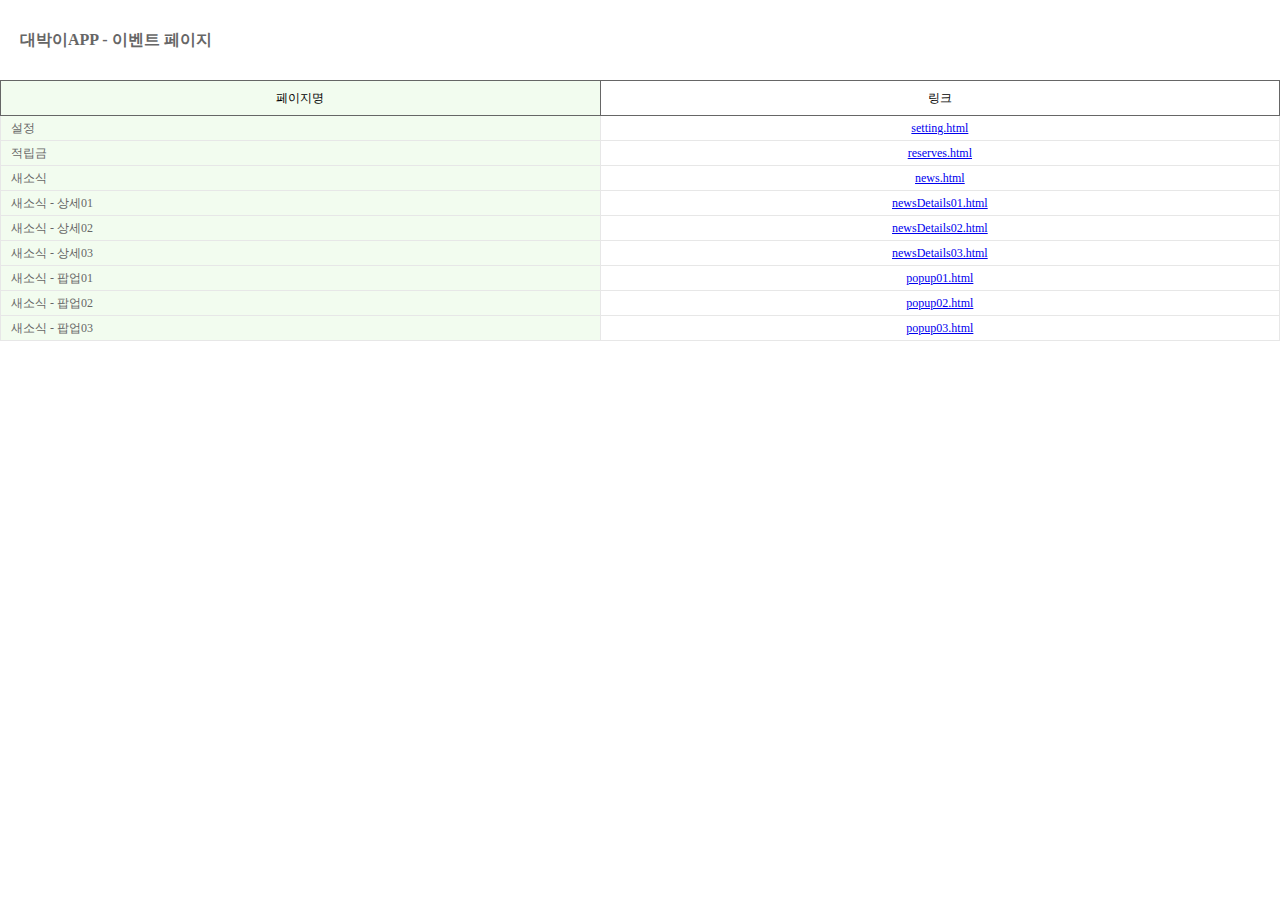
<file: index.html>
<!DOCTYPE html>
<html lang="ko">
<head>
    <meta charset="UTF-8">
    <meta http-equiv="X-UA-Compatible" content="IE=edge">
    <meta name="viewport" content="width=device-width, initial-scale=1.0 ,maximum-scale=1.0, user-scalable=0">
    <!-- Iphone 모바일 확대 방지  maximum-scale=1.0, user-scalable=0-->
    <title>대박이APP</title>
    <!-- <link rel="stylesheet" href="css/import.css"> -->
    <!-- <script src="https://code.jquery.com/jquery-3.7.0.min.js" integrity="sha256-2Pmvv0kuTBOenSvLm6bvfBSSHrUJ+3A7x6P5Ebd07/g=" crossorigin="anonymous"></script>
    <script src="js/common.js"></script> -->
    <style>
        *{margin: 0; padding: 0; font-family: dotum,"돋움";}
        h1 { padding-inline: 20px; margin:0; font-size:16px; line-height:80px; color:#666666;}
        table{width: 100%; border-collapse: collapse;
            & tr > *{font-size: 12px;}
            & tr > *:first-child{background-color: #f2fcef;}
            & thead tr th{height:24px;padding:5px 10px; font-weight:normal; border:1px solid #666666; white-space:nowrap;}
            & tbody tr td{color: #666; height: 24px; padding-inline: 10px; border: 1px solid #e7e7e7;
                & a{display: block; text-align: center;}
            }
        }
    </style>
</head>
<body>
    <h1>대박이APP - 이벤트 페이지</h1>
    <table>
        <thead>
            <tr>
                <th>페이지명</th>
                <th>링크</th>
            </tr>
        </thead>
        <tbody>
            <tr>
                <td>설정</td>
                <td><a href="setting.html">setting.html</a></td>
            </tr>
            <tr>
                <td>적립금</td>
                <td><a href="reserves.html">reserves.html</a></td>
            </tr>
            <tr>
                <td>새소식</td>
                <td><a href="news.html">news.html</a></td>
            </tr>
            <tr>
                <td>새소식 - 상세01</td>
                <td><a href="newsDetails01.html">newsDetails01.html</a></td>
            </tr>
            <tr>
                <td>새소식 - 상세02</td>
                <td><a href="newsDetails02.html">newsDetails02.html</a></td>
            </tr>
            <tr>
                <td>새소식 - 상세03</td>
                <td><a href="newsDetails03.html">newsDetails03.html</a></td>
            </tr>
            <tr>
                <td>새소식 - 팝업01</td>
                <td><a href="popup01.html">popup01.html</a></td>
            </tr>
            <tr>
                <td>새소식 - 팝업02</td>
                <td><a href="popup02.html">popup02.html</a></td>
            </tr>
            <tr>
                <td>새소식 - 팝업03</td>
                <td><a href="popup03.html">popup03.html</a></td>
            </tr>
        </tbody>
    </table>
</body>
</html>
</file>
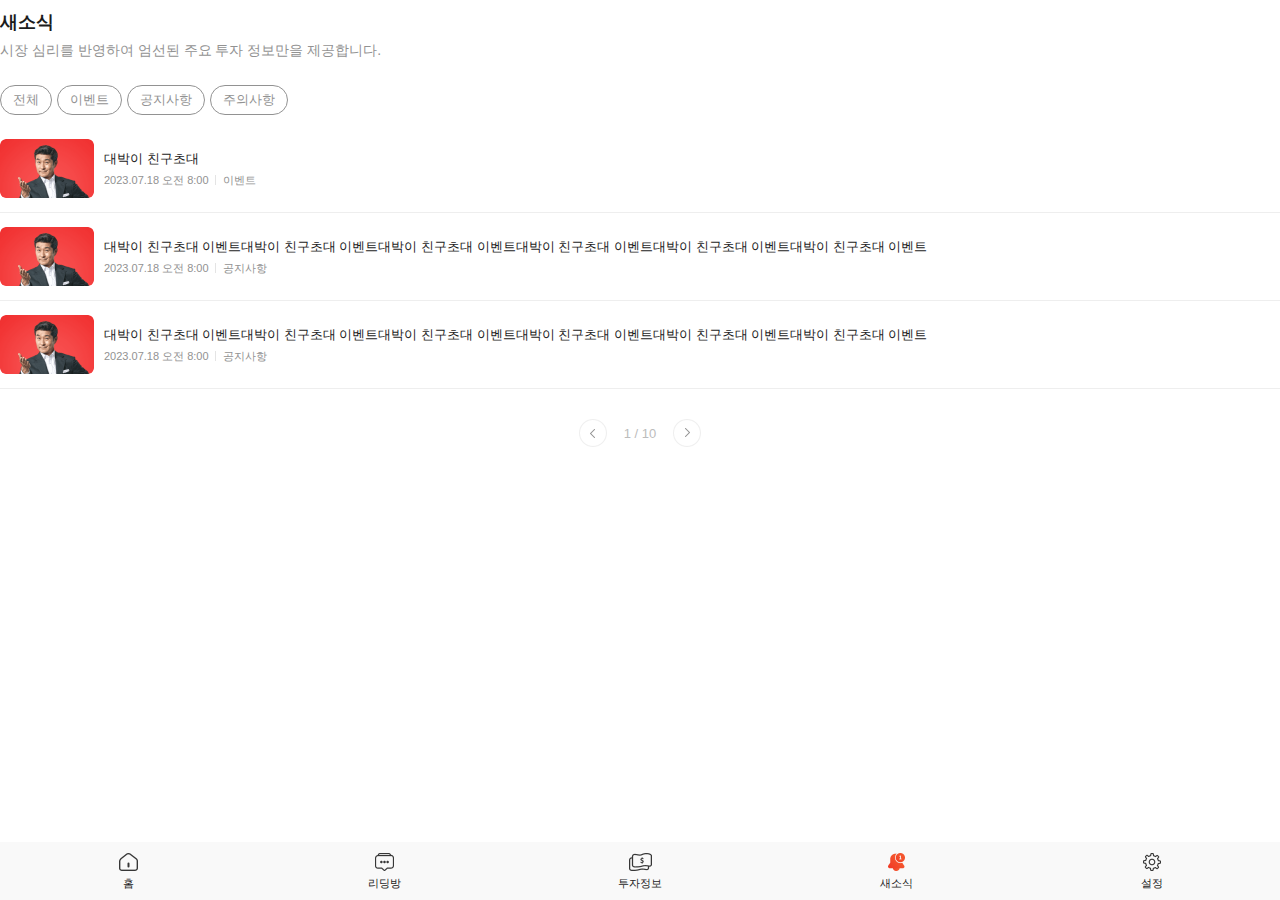
<file: news.html>
<!DOCTYPE html>
<html lang="ko">
<head>
    <meta charset="UTF-8">
    <meta http-equiv="X-UA-Compatible" content="IE=edge">
    <meta name="viewport" content="width=device-width, initial-scale=1.0 ,maximum-scale=1.0, user-scalable=0">
    <!-- Iphone 모바일 확대 방지  maximum-scale=1.0, user-scalable=0-->
    <title>새소식 - 대박이APP</title>
    <link rel="stylesheet" href="css/import.css">
    <script src="https://code.jquery.com/jquery-3.7.0.min.js" integrity="sha256-2Pmvv0kuTBOenSvLm6bvfBSSHrUJ+3A7x6P5Ebd07/g=" crossorigin="anonymous"></script>
    <script src="js/common.js"></script>
</head>
<body>
    <header>
        <h1 class="textHidden">대박이APP</h1>
        <nav>
            <ul>
                <li><a href="index.html">홈</a></li>
                <li><a href="">리딩방</a></li>
                <li><a href="">투자정보</a></li>
                <li class="active"><a href="news.html">새소식</a></li>
                <li><a href="setting.html">설정</a></li>
            </ul>
        </nav>
    </header>
    <section class="newsPage">
        <h2>새소식</h2>
        <p>
            시장 심리를 반영하여 엄선된 주요 투자 정보만을
            제공합니다.
        </p>
        <ul class="tabBtns">
            <li>전체</li>
            <li>이벤트</li>
            <li>공지사항</li>
            <li>주의사항</li>
        </ul>
        <div class="boardBox">
            <ul>
                <li>
                    <a href="newsDetails01.html">
                        <div class="imgArea">
                            <img src="images/test01.png" alt="">
                        </div>
                        <div class="textArea">
                            <strong>대박이 친구초대</strong>
                            <p>
                                <time>2023.07.18  오전 8:00</time>
                                <span>이벤트</span>
                            </p>
                        </div>
                    </a>
                </li>
                <li>
                    <a href="newsDetails02.html">
                        <div class="imgArea">
                            <img src="images/test.png" alt="">
                        </div>
                        <div class="textArea">
                            <strong>대박이 친구초대 이벤트대박이 친구초대 이벤트대박이 친구초대 이벤트대박이 친구초대 이벤트대박이 친구초대 이벤트대박이 친구초대 이벤트</strong>
                            <p>
                                <time>2023.07.18  오전 8:00</time>
                                <span>공지사항</span>
                            </p>
                        </div>
                    </a>
                </li>
                <li>
                    <a href="newsDetails03.html">
                        <div class="imgArea">
                            <img src="images/test.png" alt="">
                        </div>
                        <div class="textArea">
                            <strong>대박이 친구초대 이벤트대박이 친구초대 이벤트대박이 친구초대 이벤트대박이 친구초대 이벤트대박이 친구초대 이벤트대박이 친구초대 이벤트</strong>
                            <p>
                                <time>2023.07.18  오전 8:00</time>
                                <span>공지사항</span>
                            </p>
                        </div>
                    </a>
                </li>
            </ul>
        </div>
        <div class="pagerBox">
            <a href="" class="imgBox">이전</a>
            <p><b>1</b> / 10</p>
            <a href="" class="imgBox">다음</a>
        </div>
    </section>
</body>
</html>
</file>
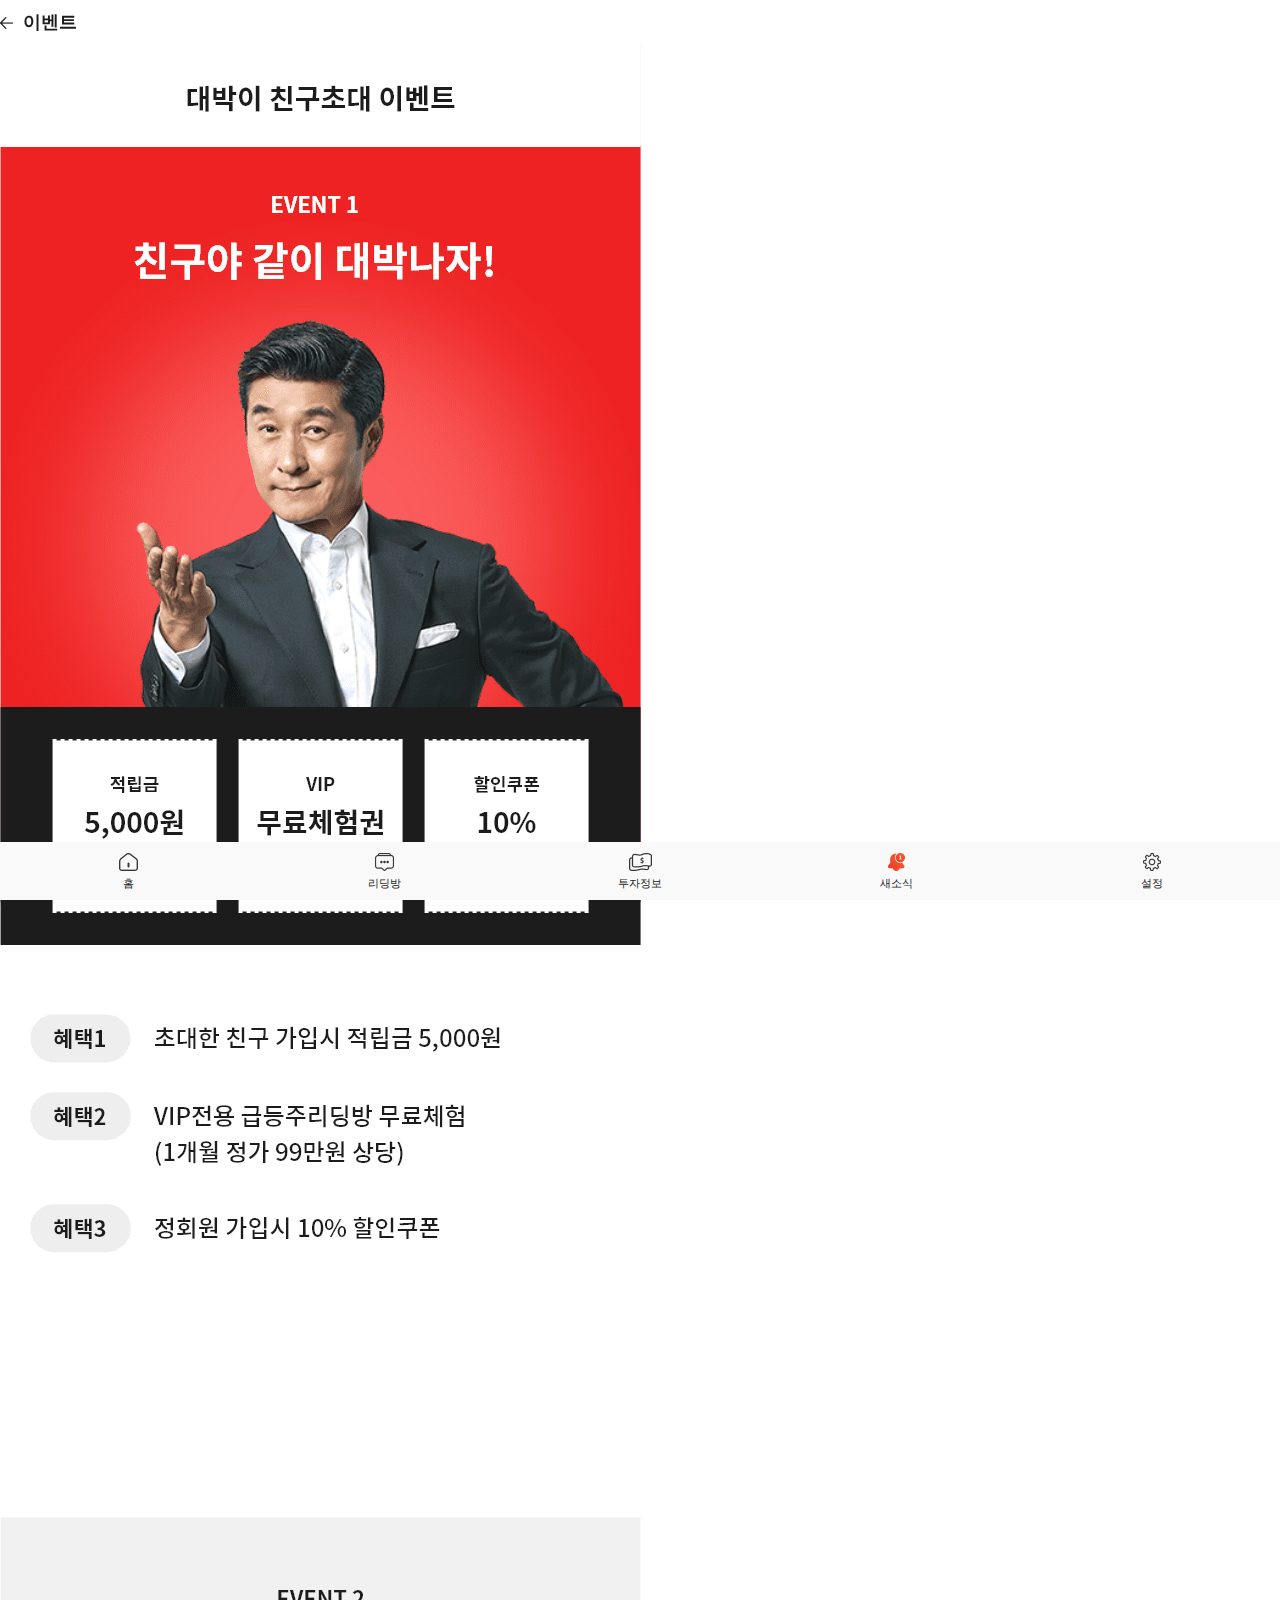
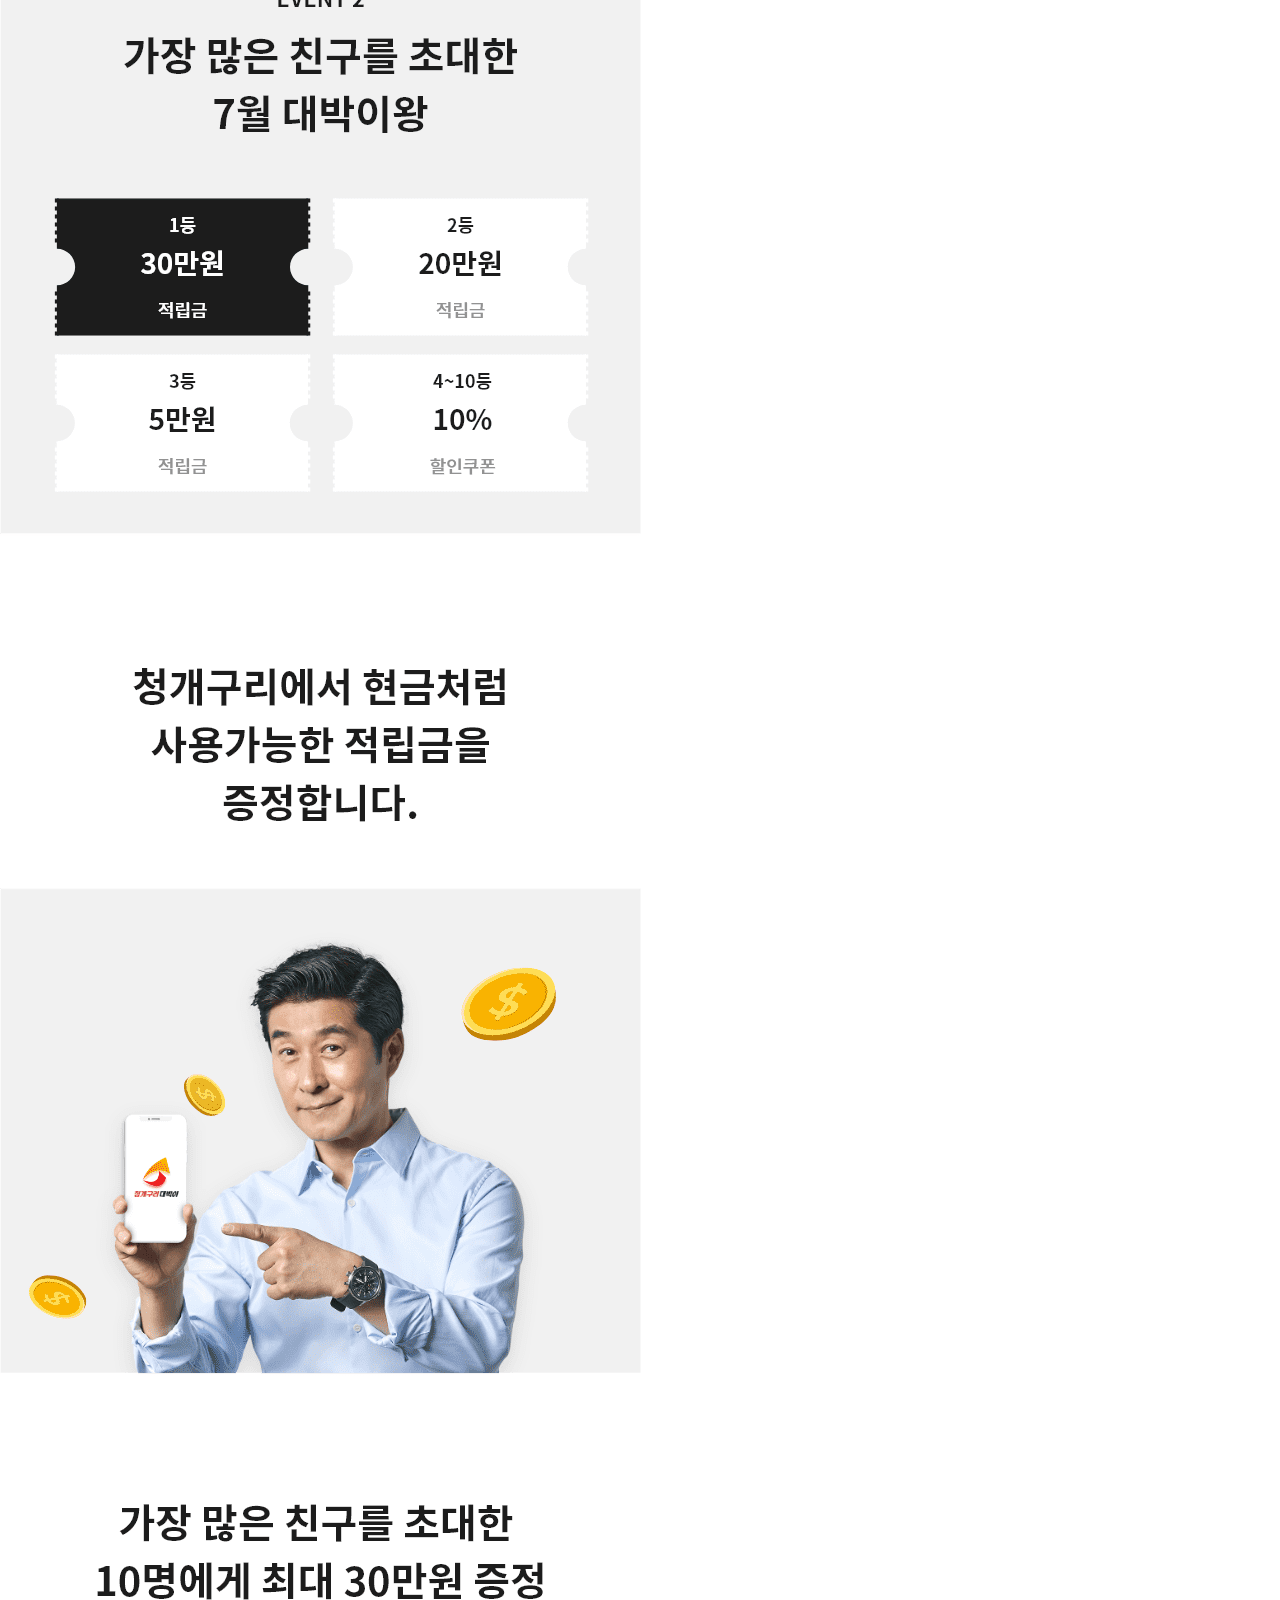
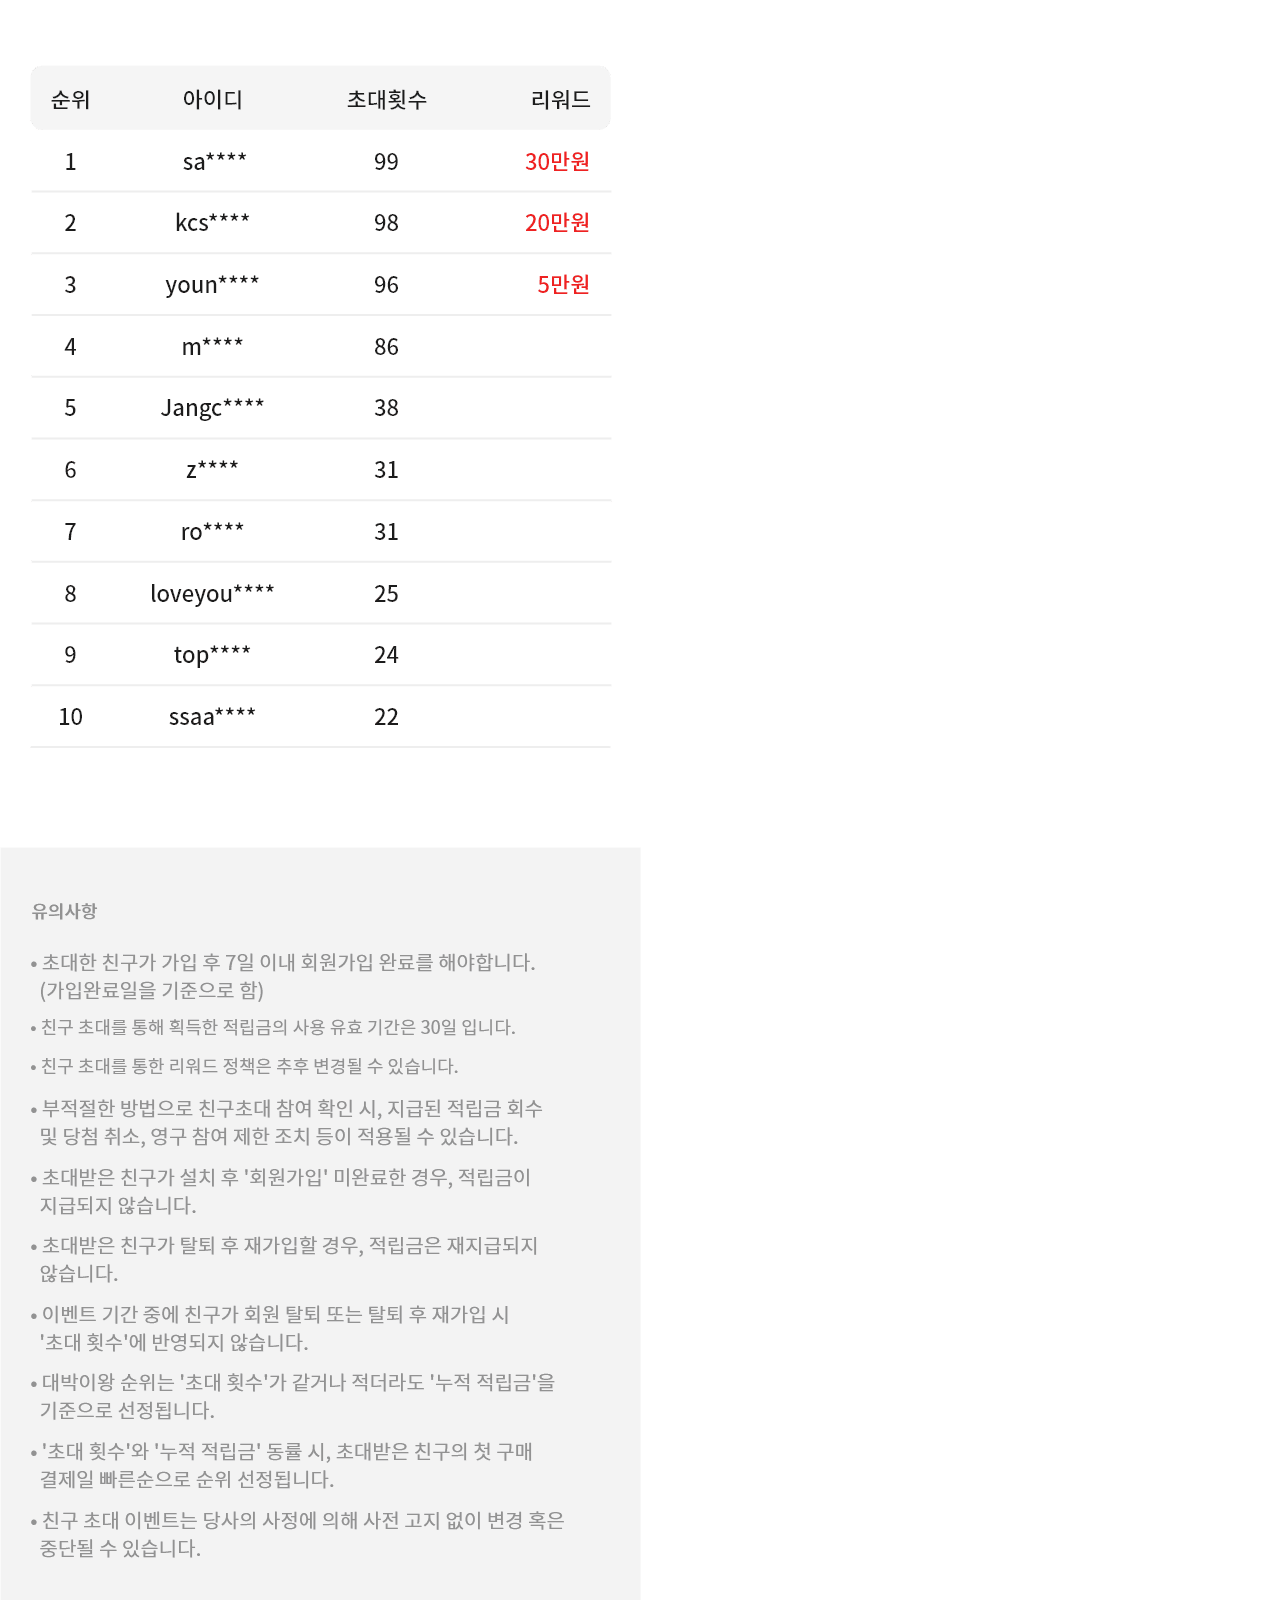
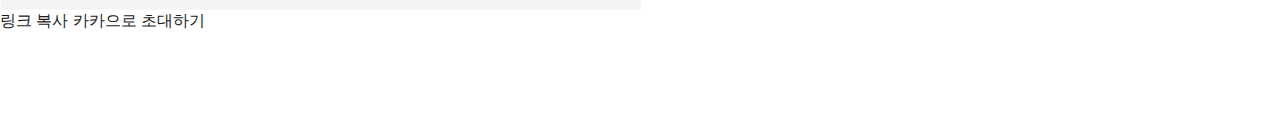
<file: newsDetails01.html>
<!DOCTYPE html>
<html lang="ko">
<head>
    <meta charset="UTF-8">
    <meta http-equiv="X-UA-Compatible" content="IE=edge">
    <meta name="viewport" content="width=device-width, initial-scale=1.0 ,maximum-scale=1.0, user-scalable=0">
    <!-- Iphone 모바일 확대 방지  maximum-scale=1.0, user-scalable=0-->
    <title>새소식 상세 - 대박이APP</title>
    <link rel="stylesheet" href="css/import.css">
    <script src="https://code.jquery.com/jquery-3.7.0.min.js" integrity="sha256-2Pmvv0kuTBOenSvLm6bvfBSSHrUJ+3A7x6P5Ebd07/g=" crossorigin="anonymous"></script>
    <script src="js/common.js"></script>
</head>
<body>
    <header>
        <h1 class="textHidden">대박이APP</h1>
        <nav>
            <ul>
                <li><a href="index.html">홈</a></li>
                <li><a href="">리딩방</a></li>
                <li><a href="">투자정보</a></li>
                <li class="active"><a href="news.html">새소식</a></li>
                <li><a href="setting.html">설정</a></li>
            </ul>
        </nav>
    </header>
    <section class="newsDetailPage">
        <h2><a href="" class="arrow-left" data-prevLink>이전</a>이벤트</h2>
        <img src="images/details01.png" alt="상세 이미지">
        <div style="--color: #ee2222;">
            <button class="copy_url">링크 복사</button>
            <button class="kakao_invite">카카으로 초대하기</button>
        </div>
    </section>
</body>
</html>
</file>
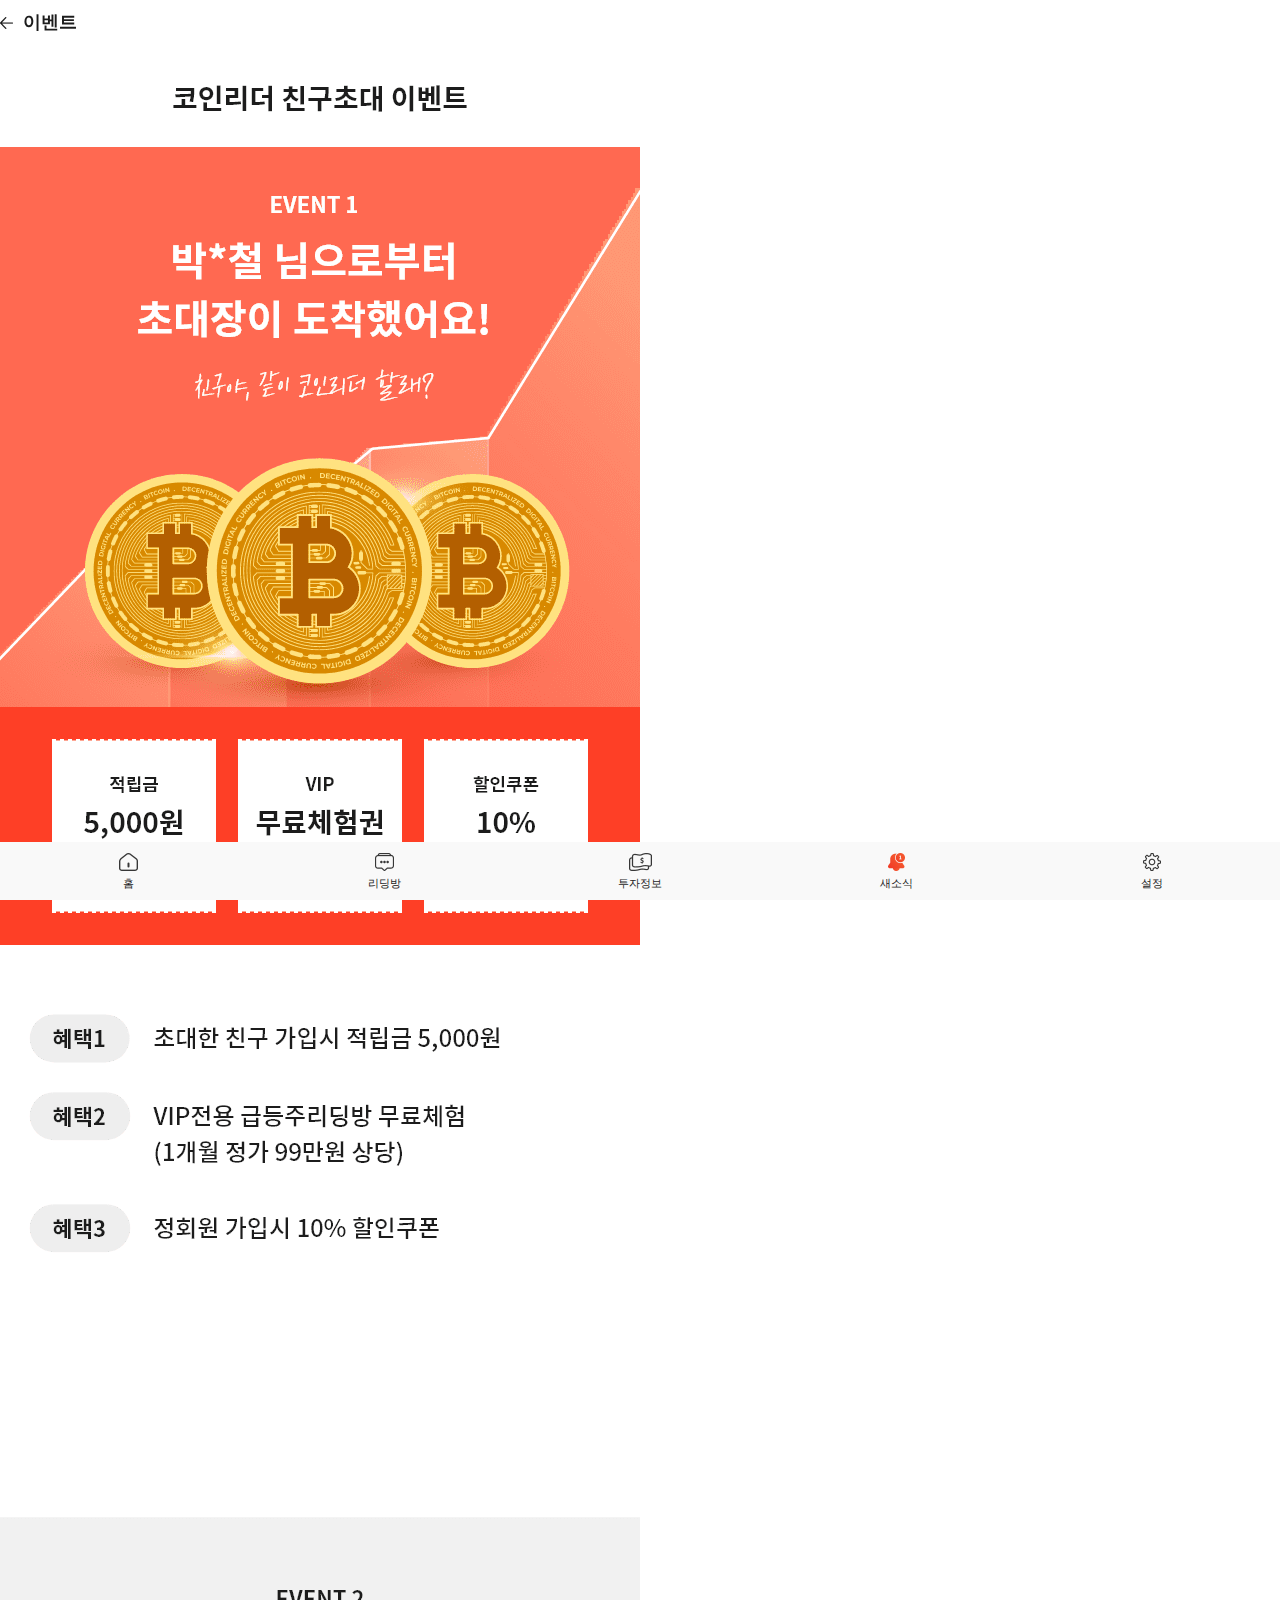
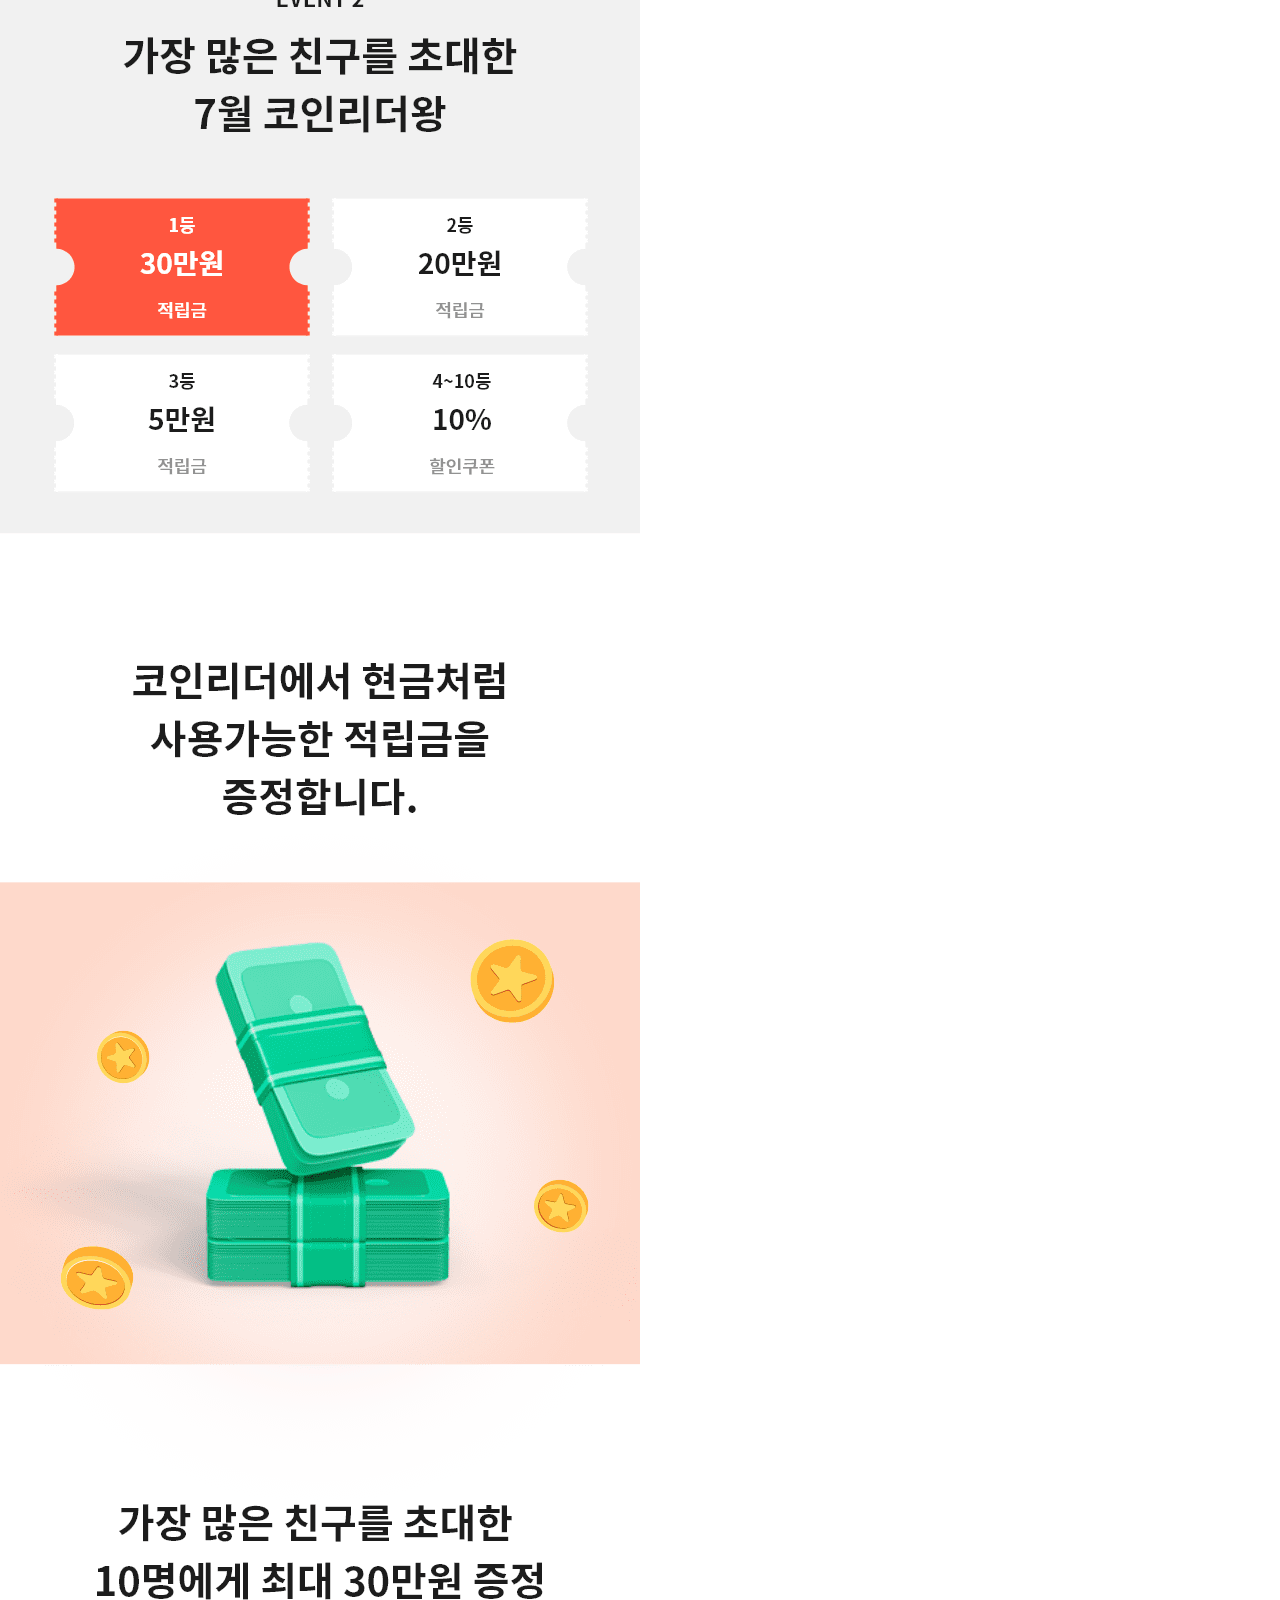
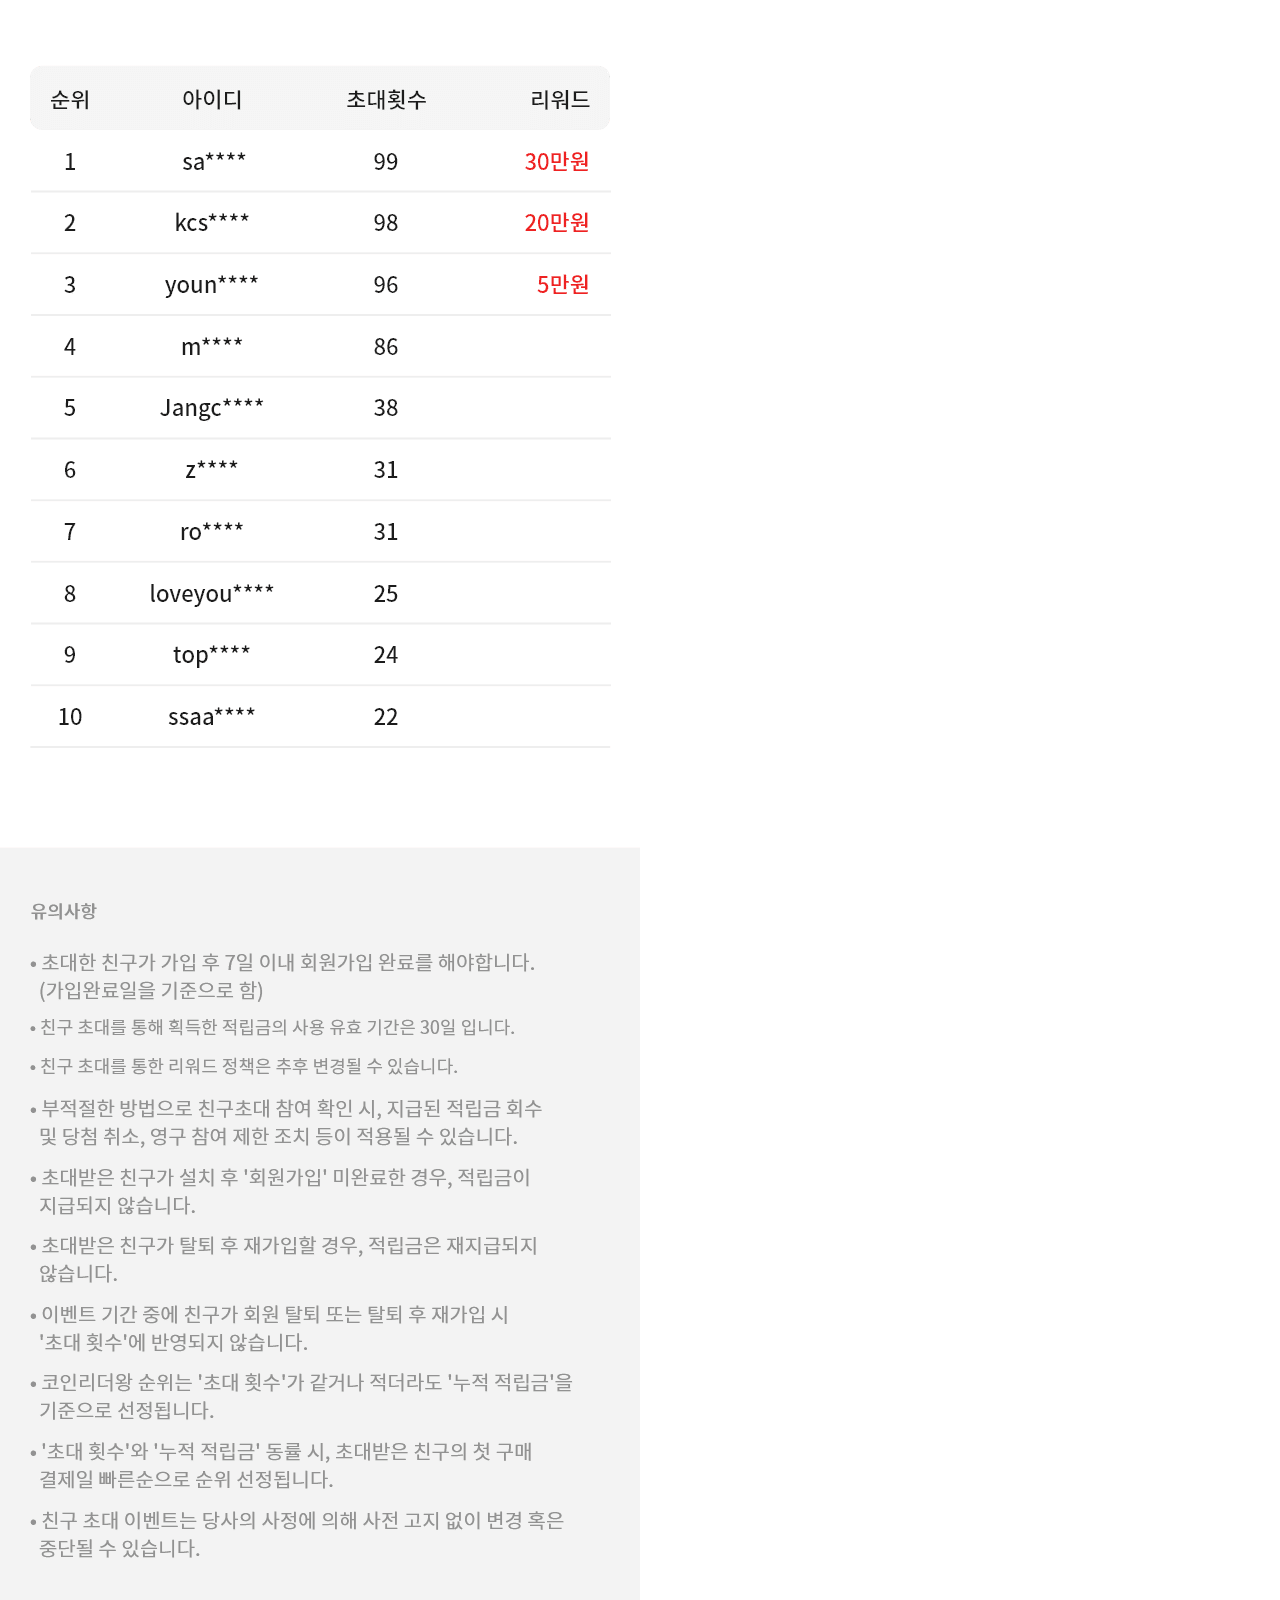
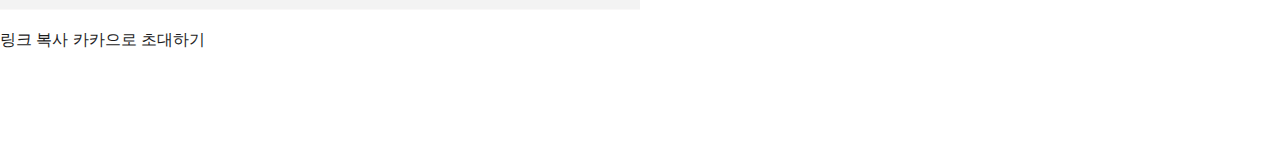
<file: newsDetails02.html>
<!DOCTYPE html>
<html lang="ko">
<head>
    <meta charset="UTF-8">
    <meta http-equiv="X-UA-Compatible" content="IE=edge">
    <meta name="viewport" content="width=device-width, initial-scale=1.0 ,maximum-scale=1.0, user-scalable=0">
    <!-- Iphone 모바일 확대 방지  maximum-scale=1.0, user-scalable=0-->
    <title>새소식 상세 - 대박이APP</title>
    <link rel="stylesheet" href="css/import.css">
    <script src="https://code.jquery.com/jquery-3.7.0.min.js" integrity="sha256-2Pmvv0kuTBOenSvLm6bvfBSSHrUJ+3A7x6P5Ebd07/g=" crossorigin="anonymous"></script>
    <script src="js/common.js"></script>
</head>
<body>
    <header>
        <h1 class="textHidden">대박이APP</h1>
        <nav>
            <ul>
                <li><a href="index.html">홈</a></li>
                <li><a href="">리딩방</a></li>
                <li><a href="">투자정보</a></li>
                <li class="active"><a href="news.html">새소식</a></li>
                <li><a href="setting.html">설정</a></li>
            </ul>
        </nav>
    </header>
    <section class="newsDetailPage">
        <h2><a href="" class="arrow-left" data-prevLink>이전</a>이벤트</h2>
        <img src="images/details02.png" alt="상세 이미지">
        <div style="--color: #fe3f26;">
            <button class="copy_url">링크 복사</button>
            <button class="kakao_invite">카카으로 초대하기</button>
        </div>
    </section>
</body>
</html>
</file>
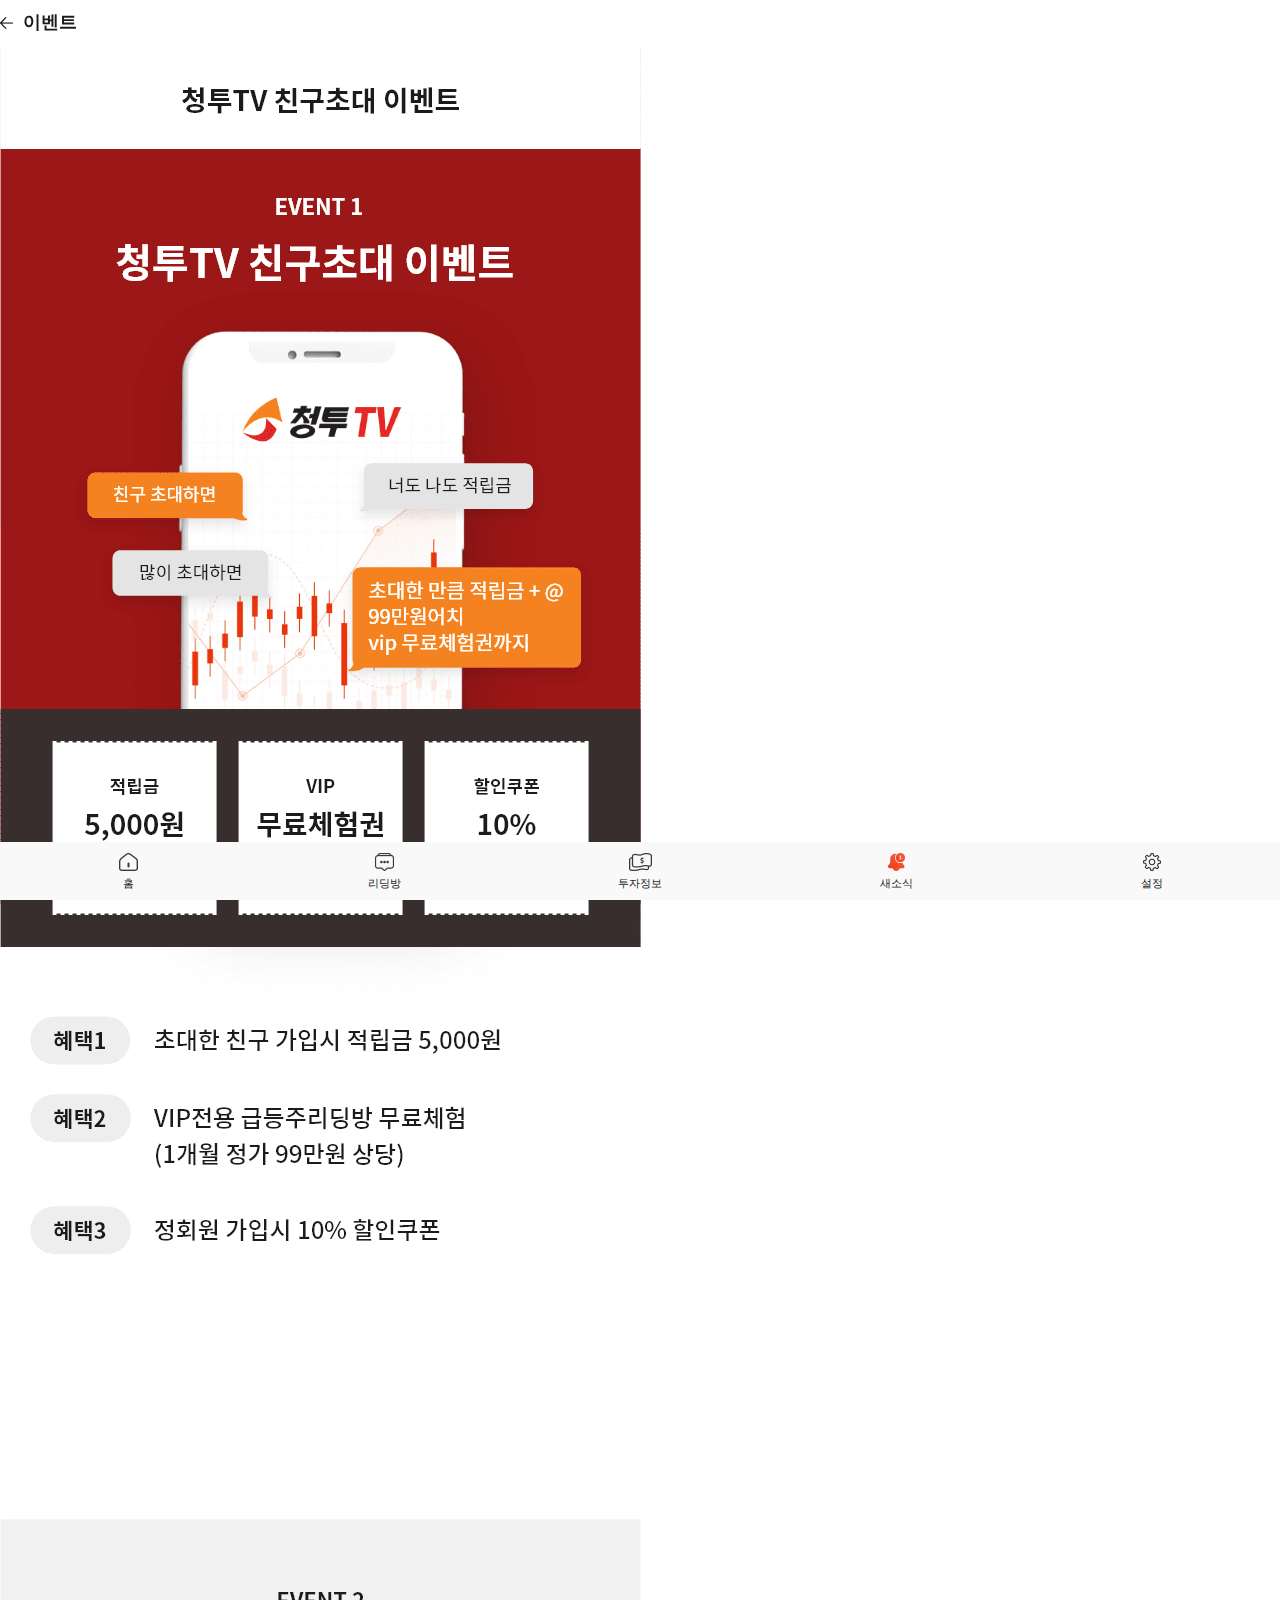
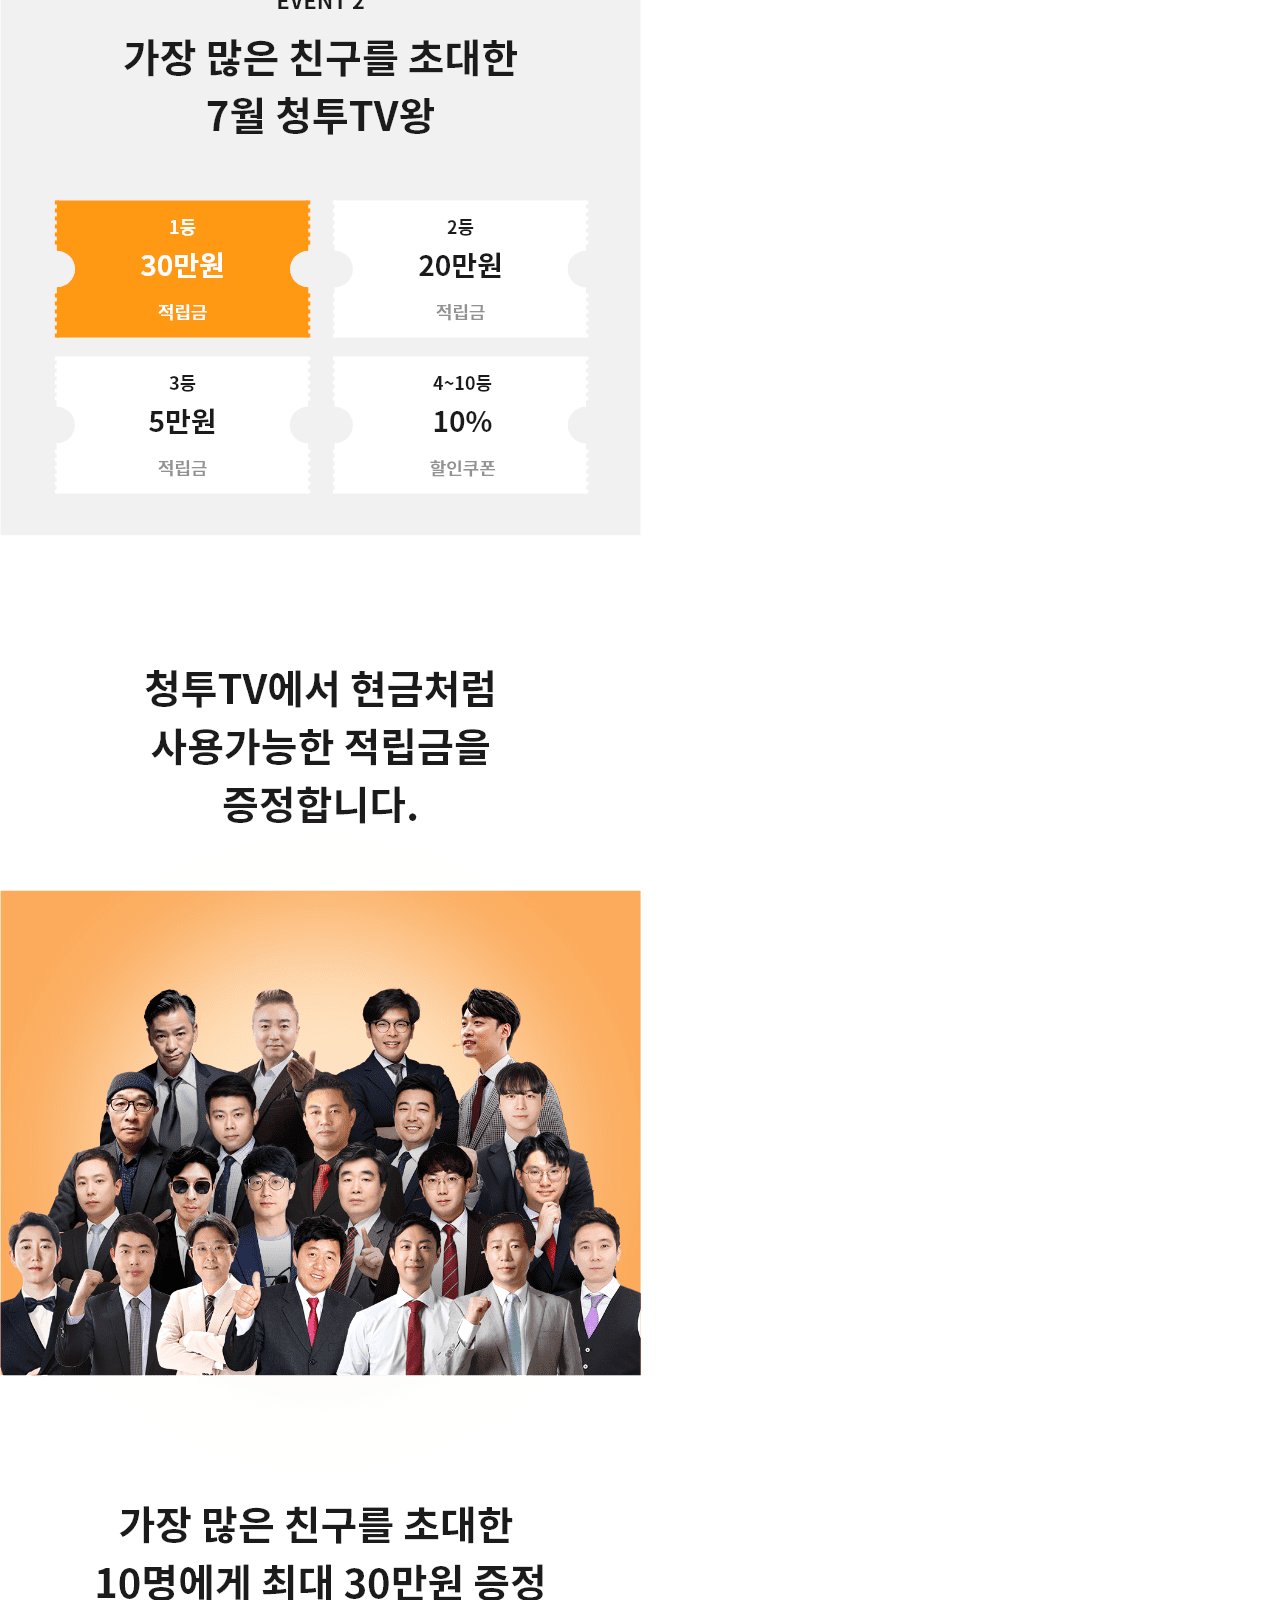
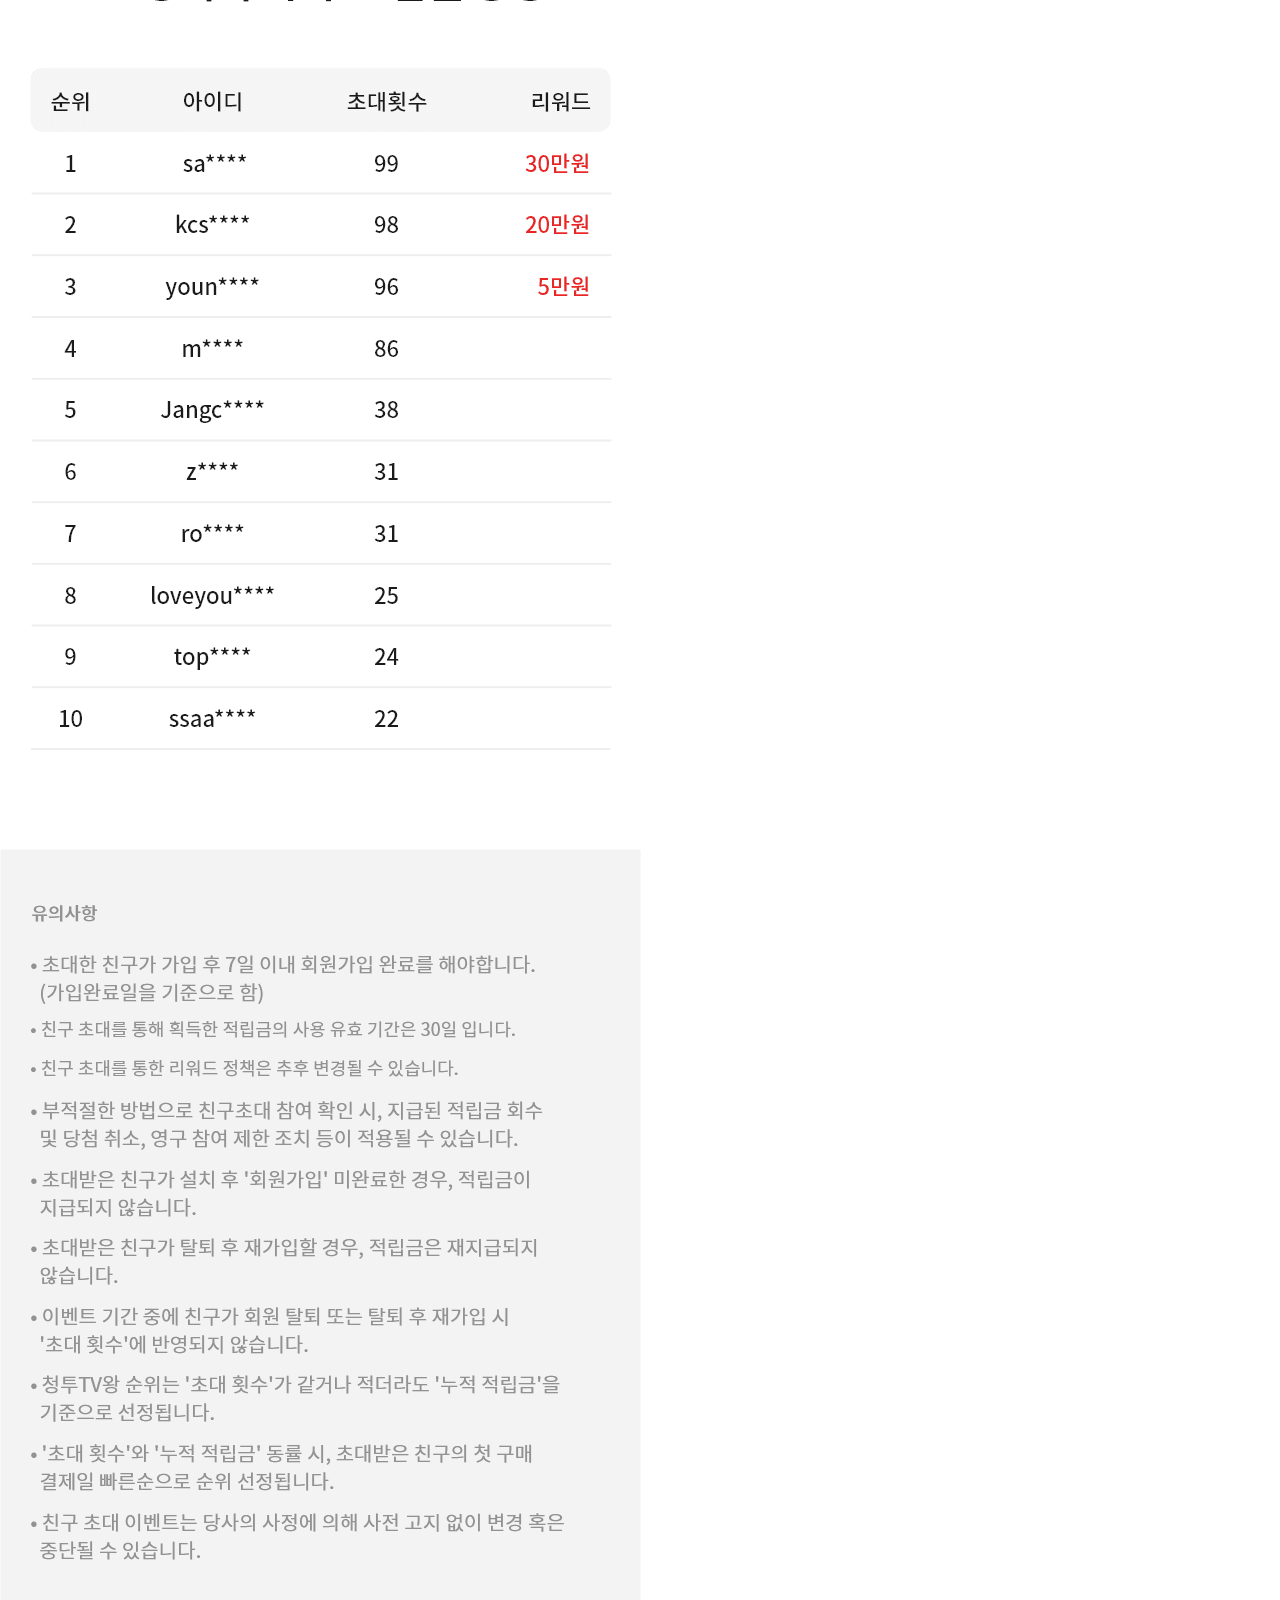
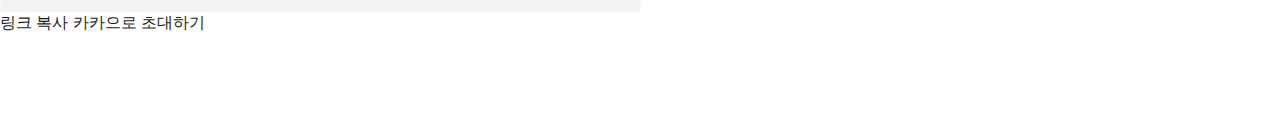
<file: newsDetails03.html>
<!DOCTYPE html>
<html lang="ko">
<head>
    <meta charset="UTF-8">
    <meta http-equiv="X-UA-Compatible" content="IE=edge">
    <meta name="viewport" content="width=device-width, initial-scale=1.0 ,maximum-scale=1.0, user-scalable=0">
    <!-- Iphone 모바일 확대 방지  maximum-scale=1.0, user-scalable=0-->
    <title>새소식 상세 - 대박이APP</title>
    <link rel="stylesheet" href="css/import.css">
    <script src="https://code.jquery.com/jquery-3.7.0.min.js" integrity="sha256-2Pmvv0kuTBOenSvLm6bvfBSSHrUJ+3A7x6P5Ebd07/g=" crossorigin="anonymous"></script>
    <script src="js/common.js"></script>
</head>
<body>
    <header>
        <h1 class="textHidden">대박이APP</h1>
        <nav>
            <ul>
                <li><a href="index.html">홈</a></li>
                <li><a href="">리딩방</a></li>
                <li><a href="">투자정보</a></li>
                <li class="active"><a href="news.html">새소식</a></li>
                <li><a href="setting.html">설정</a></li>
            </ul>
        </nav>
    </header>
    <section class="newsDetailPage">
        <h2><a href="" class="arrow-left" data-prevLink>이전</a>이벤트</h2>
        <img src="images/details03.png" alt="상세 이미지">
        <div style="--color: #b0000f;">
            <button class="copy_url">링크 복사</button>
            <button class="kakao_invite">카카으로 초대하기</button>
        </div>
    </section>
</body>
</html>
</file>
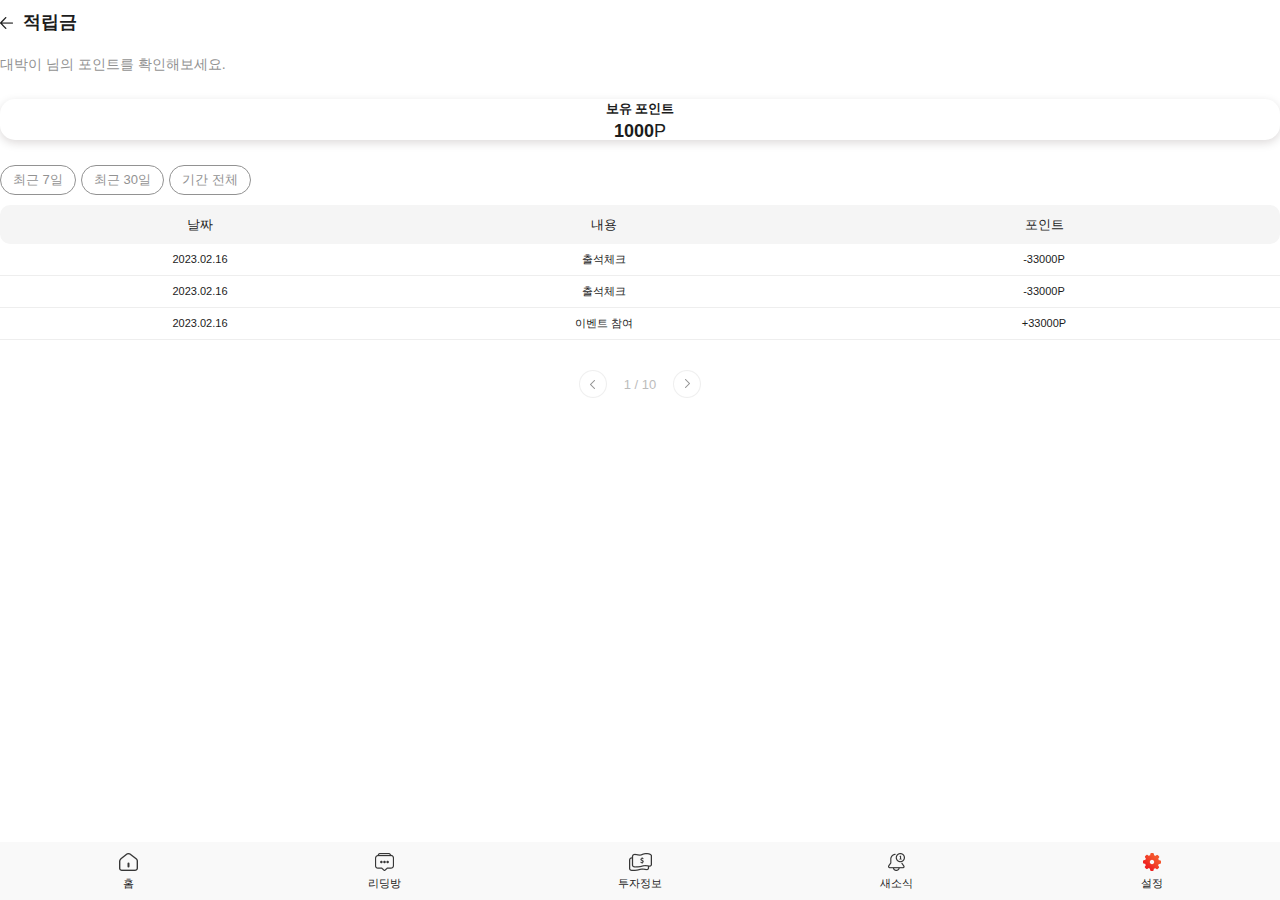
<file: reserves.html>
<!DOCTYPE html>
<html lang="ko">
<head>
    <meta charset="UTF-8">
    <meta http-equiv="X-UA-Compatible" content="IE=edge">
    <meta name="viewport" content="width=device-width, initial-scale=1.0 ,maximum-scale=1.0, user-scalable=0">
    <!-- Iphone 모바일 확대 방지  maximum-scale=1.0, user-scalable=0-->
    <title>적립금 - 대박이APP</title>
    <link rel="stylesheet" href="css/import.css">
    <script src="https://code.jquery.com/jquery-3.7.0.min.js" integrity="sha256-2Pmvv0kuTBOenSvLm6bvfBSSHrUJ+3A7x6P5Ebd07/g=" crossorigin="anonymous"></script>
    <script src="js/common.js"></script>
</head>
<body>
    <header>
        <h1 class="textHidden">대박이APP</h1>
        <nav>
            <ul>
                <li><a href="index.html">홈</a></li>
                <li><a href="">리딩방</a></li>
                <li><a href="">투자정보</a></li>
                <li><a href="news.html">새소식</a></li>
                <li class="active"><a href="setting.html">설정</a></li>
            </ul>
        </nav>
    </header>
    <section class="reserversPage">
        <h2><a href="" class="arrow-left" data-prevLink>이전</a>적립금</h2>
        <p>대박이 님의 포인트를 확인해보세요.</p>
        <div class="pointArea">
            <strong>보유 포인트</strong>
            <mark data-comma data-point>1000</mark>
        </div>
        <ul class="tabBtns">
            <li>최근 7일</li>
            <li>최근 30일</li>
            <li>기간 전체</li>
        </ul>
        <div class="tabContents">
            <!-- 최근 7일 -->
            <div class="boardBox active">
                <div class="topArea">
                    <span>날짜</span>
                    <span>내용</span>
                    <span>포인트</span>
                </div>
                <ul>
                    <li>
                        <time>2023.02.16</time>
                        <p>출석체크</p>
                        <p data-comma data-point>33000</p>
                    </li>
                    <li>
                        <time>2023.02.16</time>
                        <p>출석체크</p>
                        <p data-comma data-point>33000</p>
                    </li>
                    <li class="add">
                        <time>2023.02.16</time>
                        <p>이벤트 참여</p>
                        <p data-comma data-point>33000</p>
                    </li>
                </ul>
            </div>
            <!-- 최근 30일 -->
            <!-- <div class="boardBox">
                <div class="topArea">
                    <span>날짜</span>
                    <span>내용</span>
                    <span>포인트</span>
                </div>
                <ul>
                    <li>
                        <time>2023.02.16</time>
                        <p>출석체크</p>
                        <p data-comma data-point>33000</p>
                    </li>
                </ul>
            </div> -->
            <!-- 최근 기간 전체 -->
            <!-- <div class="boardBox">
                <div class="topArea">
                    <span>날짜</span>
                    <span>내용</span>
                    <span>포인트</span>
                </div>
                <ul>
                    <li class="add">
                        <time>2023.02.16</time>
                        <p>이벤트 참여</p>
                        <p data-comma data-point>33000</p>
                    </li>
                </ul>
            </div> -->
        </div>
        <div class="pagerBox">
            <a href="" class="imgBox">이전</a>
            <p><b>1</b> / 10</p>
            <a href="" class="imgBox">다음</a>
        </div>
    </section>
    
</body>
</html>
</file>
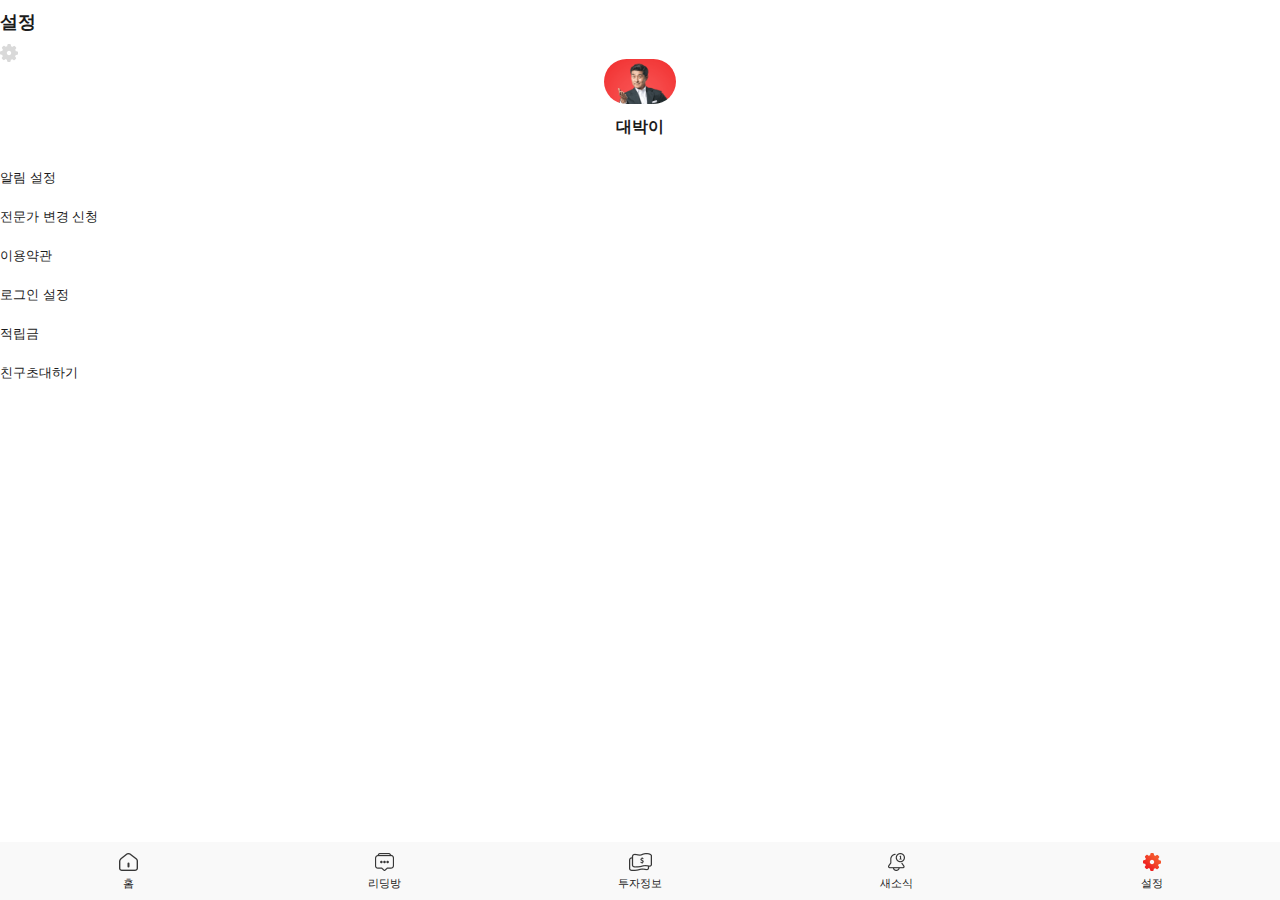
<file: setting.html>
<!DOCTYPE html>
<html lang="ko">
<head>
    <meta charset="UTF-8">
    <meta http-equiv="X-UA-Compatible" content="IE=edge">
    <meta name="viewport" content="width=device-width, initial-scale=1.0 ,maximum-scale=1.0, user-scalable=0">
    <!-- Iphone 모바일 확대 방지  maximum-scale=1.0, user-scalable=0-->
    <title>세팅 - 대박이APP</title>
    <link rel="stylesheet" href="css/import.css">
    <script src="https://code.jquery.com/jquery-3.7.0.min.js" integrity="sha256-2Pmvv0kuTBOenSvLm6bvfBSSHrUJ+3A7x6P5Ebd07/g=" crossorigin="anonymous"></script>
    <script src="js/common.js"></script>
</head>
<body>
    <header>
        <h1 class="textHidden">대박이APP</h1>
        <nav>
            <ul>
                <li><a href="index.html">홈</a></li>
                <li><a href="">리딩방</a></li>
                <li><a href="">투자정보</a></li>
                <li><a href="news.html">새소식</a></li>
                <li class="active"><a href="setting.html">설정</a></li>
            </ul>
        </nav>
    </header>
    <section class="settingPage">
        <h2>설정</h2>
        <figure>
            <img src="images/test.png" alt="">
            <figcaption>
                <mark>대박이</mark>
            </figcaption>
        </figure>
        <ul>
            <li><a href="">알림 설정</a></li>
            <li><a href="">전문가 변경 신청</a></li>
            <li><a href="">이용약관</a></li>
            <li><a href="">로그인 설정</a></li>
            <li><a href="reserves.html">적립금</a></li>
            <li><a href="">친구초대하기</a></li>
        </ul>
        <button class="imgBox-setting">설정</button>
    </section>
</body>
</html>
</file>
<file: css/import.css>
@import url('reset.css');
@import url('global.css');
@import url('page.css');
</file>
